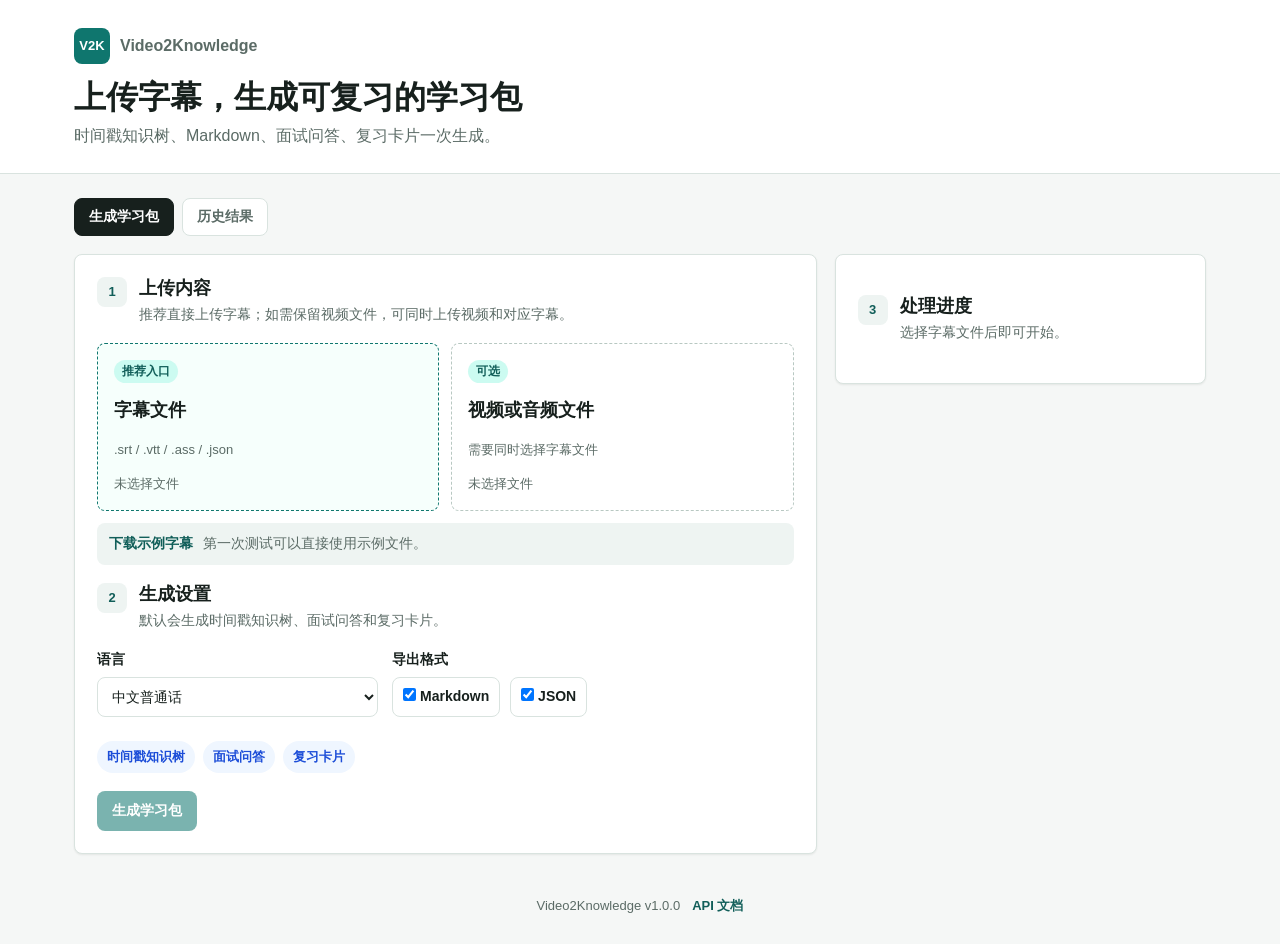
<file: backend/static-ui/index.html>
<!DOCTYPE html>
<html lang="zh-CN">
<head>
<meta charset="UTF-8">
<meta name="viewport" content="width=device-width, initial-scale=1.0">
<title>Video2Knowledge - 字幕学习包生成器</title>
<link rel="stylesheet" href="styles/main.css">
</head>
<body>
<div id="app">
  <header class="app-header">
    <div class="header-content">
      <div class="brand-row">
        <span class="brand-mark">V2K</span>
        <span class="brand-name">Video2Knowledge</span>
      </div>
      <h1>上传字幕，生成可复习的学习包</h1>
      <p class="subtitle">时间戳知识树、Markdown、面试问答、复习卡片一次生成。</p>
    </div>
  </header>

  <main class="app-main">
    <nav class="tabs" aria-label="主要功能">
      <button class="tab-btn active" data-tab="process" type="button">生成学习包</button>
      <button class="tab-btn" data-tab="results" type="button">历史结果</button>
    </nav>

    <section id="tab-process" class="tab-content active">
      <div class="workspace">
        <form id="process-form" class="workspace-panel" enctype="multipart/form-data">
          <div class="section-heading">
            <span class="step-number">1</span>
            <div>
              <h2>上传内容</h2>
              <p>推荐直接上传字幕；如需保留视频文件，可同时上传视频和对应字幕。</p>
            </div>
          </div>

          <div id="error-banner" class="error-banner hidden" role="alert"></div>

          <div class="upload-grid">
            <label class="upload-box primary-upload" for="subtitle-file">
              <input type="file" id="subtitle-file" accept=".srt,.vtt,.ass,.ssa,.json">
              <span class="upload-kicker">推荐入口</span>
              <strong>字幕文件</strong>
              <small>.srt / .vtt / .ass / .json</small>
              <span class="file-name" id="subtitle-file-name">未选择文件</span>
            </label>

            <label class="upload-box" for="media-file">
              <input type="file" id="media-file" accept=".mp4,.mov,.mkv,.avi,.webm,.flv,.mp3,.wav,.m4a,.flac,.aac,.ogg">
              <span class="upload-kicker">可选</span>
              <strong>视频或音频文件</strong>
              <small>需要同时选择字幕文件</small>
              <span class="file-name" id="media-file-name">未选择文件</span>
            </label>
          </div>

          <div class="sample-row">
            <a href="samples/demo_learning_pack.srt" download>下载示例字幕</a>
            <span>第一次测试可以直接使用示例文件。</span>
          </div>

          <div class="section-heading compact">
            <span class="step-number">2</span>
            <div>
              <h2>生成设置</h2>
              <p>默认会生成时间戳知识树、面试问答和复习卡片。</p>
            </div>
          </div>

          <div class="form-row">
            <div class="form-group">
              <label for="language">语言</label>
              <select id="language">
                <option value="auto">自动识别</option>
                <option value="zh" selected>中文普通话</option>
                <option value="yue">粤语</option>
                <option value="en">英语</option>
                <option value="ja">日语</option>
                <option value="ko">韩语</option>
              </select>
            </div>

            <div class="form-group">
              <label>导出格式</label>
              <div class="checkbox-group">
                <label class="checkbox-label">
                  <input type="checkbox" name="export-format" value="markdown" checked> Markdown
                </label>
                <label class="checkbox-label">
                  <input type="checkbox" name="export-format" value="json" checked> JSON
                </label>
              </div>
            </div>
          </div>

          <div class="output-chips" aria-label="生成内容">
            <span>时间戳知识树</span>
            <span>面试问答</span>
            <span>复习卡片</span>
          </div>

          <button type="submit" class="btn btn-primary" id="process-btn" disabled>
            生成学习包
          </button>
        </form>

        <aside class="workflow-panel">
          <div class="section-heading compact">
            <span class="step-number">3</span>
            <div>
              <h2>处理进度</h2>
              <p id="workflow-hint">选择文件后即可开始。</p>
            </div>
          </div>

          <div id="process-progress" class="progress-section hidden">
            <ol class="stepper" aria-label="处理步骤">
              <li class="step-item" id="step-upload">接收文件</li>
              <li class="step-item" id="step-parse">解析字幕</li>
              <li class="step-item" id="step-generate">生成学习包</li>
              <li class="step-item" id="step-done">完成</li>
            </ol>
            <div class="progress-bar-container">
              <div class="progress-bar" id="progress-bar"></div>
            </div>
            <p class="progress-text" id="progress-text">0%</p>
            <p class="progress-status" id="progress-status">等待开始</p>
          </div>
        </aside>
      </div>

      <section id="process-result" class="result-shell hidden">
        <div class="result-header">
          <div>
            <span class="result-kicker">学习包结果</span>
            <h2 id="result-title">处理结果</h2>
          </div>
          <p id="result-meta"></p>
        </div>
        <div id="result-content"></div>
      </section>
    </section>

    <section id="tab-results" class="tab-content">
      <div class="workspace-panel">
        <div class="section-heading">
          <span class="step-number">H</span>
          <div>
            <h2>历史结果</h2>
            <p>查看当前服务最近生成的学习包。</p>
          </div>
        </div>
        <div class="toolbar">
          <button class="btn btn-secondary" id="refresh-tasks" type="button">刷新</button>
          <button class="btn btn-secondary" id="clear-tasks" type="button">清空显示</button>
        </div>
        <div id="task-list" class="task-list"></div>
      </div>
    </section>
  </main>

  <footer class="app-footer">
    <span>Video2Knowledge v1.0.0</span>
    <a href="/docs" target="_blank" rel="noreferrer">API 文档</a>
  </footer>
</div>

<script src="scripts/app.js"></script>
</body>
</html>
</file>
<file: backend/static-ui/styles/main.css>
:root {
    --primary: #0f766e;
    --primary-dark: #115e59;
    --primary-soft: #ccfbf1;
    --accent: #2563eb;
    --success: #15803d;
    --warning: #b45309;
    --danger: #b91c1c;
    --bg: #f5f7f6;
    --surface: #ffffff;
    --surface-muted: #eef4f2;
    --text: #17201d;
    --text-secondary: #5b6b66;
    --border: #d9e3df;
    --border-strong: #b8c8c2;
    --radius: 8px;
    --shadow: 0 1px 2px rgba(20, 35, 31, 0.08);
    --shadow-lg: 0 16px 40px rgba(20, 35, 31, 0.12);
}

* {
    box-sizing: border-box;
    margin: 0;
    padding: 0;
}

body {
    min-height: 100vh;
    background: var(--bg);
    color: var(--text);
    font-family: -apple-system, BlinkMacSystemFont, "Segoe UI", Roboto, "Helvetica Neue", Arial, "Noto Sans SC", sans-serif;
    line-height: 1.55;
}

a {
    color: var(--primary-dark);
    font-weight: 700;
    text-decoration: none;
}

a:hover {
    text-decoration: underline;
}

.app-header {
    background: var(--surface);
    border-bottom: 1px solid var(--border);
}

.header-content {
    max-width: 1180px;
    margin: 0 auto;
    padding: 28px 24px 24px;
}

.brand-row {
    display: flex;
    align-items: center;
    gap: 10px;
    margin-bottom: 14px;
}

.brand-mark {
    display: inline-flex;
    align-items: center;
    justify-content: center;
    width: 36px;
    height: 36px;
    border-radius: var(--radius);
    background: var(--primary);
    color: white;
    font-size: 13px;
    font-weight: 800;
}

.brand-name {
    color: var(--text-secondary);
    font-weight: 700;
}

.header-content h1 {
    max-width: 720px;
    font-size: 32px;
    line-height: 1.2;
    font-weight: 800;
}

.subtitle {
    max-width: 720px;
    margin-top: 8px;
    color: var(--text-secondary);
    font-size: 16px;
}

.app-main {
    max-width: 1180px;
    margin: 0 auto;
    padding: 24px;
}

.tabs {
    display: flex;
    gap: 8px;
    margin-bottom: 18px;
    flex-wrap: wrap;
}

.tab-btn {
    min-height: 38px;
    padding: 8px 14px;
    border: 1px solid var(--border);
    border-radius: var(--radius);
    background: var(--surface);
    color: var(--text-secondary);
    cursor: pointer;
    font-size: 14px;
    font-weight: 700;
}

.tab-btn:hover {
    border-color: var(--border-strong);
    color: var(--text);
}

.tab-btn.active {
    background: var(--text);
    border-color: var(--text);
    color: white;
}

.tab-content {
    display: none;
}

.tab-content.active {
    display: block;
}

.workspace {
    display: grid;
    grid-template-columns: minmax(0, 1.6fr) minmax(300px, 0.8fr);
    gap: 18px;
    align-items: start;
}

.workspace-panel,
.workflow-panel,
.result-shell {
    background: var(--surface);
    border: 1px solid var(--border);
    border-radius: var(--radius);
    box-shadow: var(--shadow);
}

.workspace-panel,
.workflow-panel {
    padding: 22px;
}

.section-heading {
    display: flex;
    align-items: flex-start;
    gap: 12px;
    margin-bottom: 18px;
}

.section-heading.compact {
    margin-top: 18px;
}

.section-heading h2 {
    font-size: 18px;
    line-height: 1.25;
}

.section-heading p {
    margin-top: 4px;
    color: var(--text-secondary);
    font-size: 14px;
}

.step-number {
    display: inline-flex;
    align-items: center;
    justify-content: center;
    flex: 0 0 auto;
    width: 30px;
    height: 30px;
    border-radius: var(--radius);
    background: var(--surface-muted);
    color: var(--primary-dark);
    font-size: 13px;
    font-weight: 800;
}

.error-banner {
    margin-bottom: 14px;
    padding: 10px 12px;
    border: 1px solid #fecaca;
    border-radius: var(--radius);
    background: #fff1f2;
    color: var(--danger);
    font-size: 14px;
    font-weight: 700;
}

.hidden {
    display: none !important;
}

.upload-grid {
    display: grid;
    grid-template-columns: repeat(2, minmax(0, 1fr));
    gap: 12px;
}

.upload-box {
    position: relative;
    display: flex;
    min-height: 168px;
    flex-direction: column;
    justify-content: space-between;
    gap: 8px;
    padding: 16px;
    border: 1px dashed var(--border-strong);
    border-radius: var(--radius);
    background: var(--surface);
    cursor: pointer;
    transition: border-color 0.18s, box-shadow 0.18s, background 0.18s;
}

.upload-box:hover {
    border-color: var(--primary);
    background: #fbfefd;
    box-shadow: var(--shadow);
}

.upload-box input {
    position: absolute;
    inset: 0;
    opacity: 0;
    cursor: pointer;
}

.primary-upload {
    border-color: var(--primary);
    background: #f6fffc;
}

.upload-kicker {
    width: fit-content;
    padding: 2px 8px;
    border-radius: 999px;
    background: var(--primary-soft);
    color: var(--primary-dark);
    font-size: 12px;
    font-weight: 800;
}

.upload-box strong {
    display: block;
    font-size: 18px;
}

.upload-box small {
    color: var(--text-secondary);
    font-size: 13px;
}

.file-name {
    overflow: hidden;
    width: 100%;
    color: var(--text-secondary);
    font-size: 13px;
    text-overflow: ellipsis;
    white-space: nowrap;
}

.sample-row {
    display: flex;
    align-items: center;
    gap: 10px;
    margin-top: 12px;
    padding: 10px 12px;
    border-radius: var(--radius);
    background: var(--surface-muted);
    color: var(--text-secondary);
    font-size: 14px;
    flex-wrap: wrap;
}

.form-row {
    display: grid;
    grid-template-columns: minmax(180px, 0.7fr) minmax(260px, 1fr);
    gap: 14px;
}

.form-group label {
    display: block;
    margin-bottom: 6px;
    color: var(--text);
    font-size: 14px;
    font-weight: 800;
}

.form-group select {
    width: 100%;
    min-height: 40px;
    padding: 8px 10px;
    border: 1px solid var(--border);
    border-radius: var(--radius);
    background: white;
    color: var(--text);
    font-size: 14px;
}

.form-group select:focus {
    border-color: var(--primary);
    box-shadow: 0 0 0 3px rgba(15, 118, 110, 0.12);
    outline: none;
}

.checkbox-group {
    display: flex;
    gap: 10px;
    flex-wrap: wrap;
}

.checkbox-label {
    display: inline-flex;
    align-items: center;
    min-height: 40px;
    gap: 8px;
    padding: 8px 10px;
    border: 1px solid var(--border);
    border-radius: var(--radius);
    background: white;
    cursor: pointer;
    font-size: 14px;
    font-weight: 700;
}

.output-chips {
    display: flex;
    gap: 8px;
    margin: 18px 0;
    flex-wrap: wrap;
}

.output-chips span {
    padding: 6px 10px;
    border-radius: 999px;
    background: #eff6ff;
    color: #1d4ed8;
    font-size: 13px;
    font-weight: 800;
}

.btn {
    display: inline-flex;
    align-items: center;
    justify-content: center;
    min-height: 40px;
    gap: 8px;
    padding: 8px 14px;
    border: 1px solid transparent;
    border-radius: var(--radius);
    cursor: pointer;
    font-size: 14px;
    font-weight: 800;
    transition: background 0.18s, border-color 0.18s, color 0.18s, transform 0.18s;
}

.btn-primary {
    background: var(--primary);
    color: white;
}

.btn-primary:hover:not(:disabled) {
    background: var(--primary-dark);
    transform: translateY(-1px);
}

.btn-secondary {
    border-color: var(--border);
    background: white;
    color: var(--text);
}

.btn-secondary:hover:not(:disabled) {
    border-color: var(--border-strong);
    background: var(--surface-muted);
}

.btn:disabled {
    cursor: not-allowed;
    opacity: 0.55;
}

.progress-section {
    margin-top: 6px;
}

.stepper {
    display: grid;
    gap: 10px;
    margin-bottom: 18px;
    list-style: none;
}

.step-item {
    position: relative;
    min-height: 38px;
    padding: 8px 10px 8px 36px;
    border: 1px solid var(--border);
    border-radius: var(--radius);
    background: white;
    color: var(--text-secondary);
    font-size: 14px;
    font-weight: 800;
}

.step-item::before {
    content: "";
    position: absolute;
    top: 12px;
    left: 12px;
    width: 12px;
    height: 12px;
    border: 2px solid var(--border-strong);
    border-radius: 999px;
    background: white;
}

.step-item.active {
    border-color: var(--accent);
    background: #eff6ff;
    color: #1d4ed8;
}

.step-item.active::before {
    border-color: var(--accent);
}

.step-item.done {
    border-color: #bbf7d0;
    background: #f0fdf4;
    color: var(--success);
}

.step-item.done::before {
    border-color: var(--success);
    background: var(--success);
}

.step-item.error {
    border-color: #fecaca;
    background: #fff1f2;
    color: var(--danger);
}

.step-item.error::before {
    border-color: var(--danger);
}

.progress-bar-container {
    height: 9px;
    overflow: hidden;
    border-radius: 999px;
    background: var(--surface-muted);
}

.progress-bar {
    width: 0%;
    height: 100%;
    border-radius: 999px;
    background: var(--primary);
    transition: width 0.35s ease;
}

.progress-text {
    margin-top: 8px;
    color: var(--text-secondary);
    font-size: 13px;
    font-weight: 800;
}

.progress-status {
    margin-top: 4px;
    color: var(--text);
    font-size: 14px;
}

.result-shell {
    margin-top: 18px;
    padding: 22px;
}

.result-header {
    display: flex;
    align-items: flex-end;
    justify-content: space-between;
    gap: 16px;
    margin-bottom: 18px;
    border-bottom: 1px solid var(--border);
    padding-bottom: 14px;
}

.result-kicker,
.result-label {
    display: inline-flex;
    margin-bottom: 4px;
    color: var(--primary-dark);
    font-size: 12px;
    font-weight: 900;
}

.result-header h2 {
    font-size: 22px;
}

#result-meta {
    color: var(--text-secondary);
    font-size: 13px;
    text-align: right;
}

.result-layout {
    display: grid;
    grid-template-columns: minmax(0, 1.7fr) minmax(240px, 0.8fr);
    gap: 14px;
    align-items: start;
}

.result-main,
.result-side {
    display: grid;
    gap: 14px;
}

.result-panel,
.side-panel {
    border: 1px solid var(--border);
    border-radius: var(--radius);
    background: white;
    padding: 16px;
}

.result-panel-primary {
    border-color: var(--primary);
    box-shadow: 0 0 0 3px rgba(15, 118, 110, 0.08);
}

.result-panel + .result-panel {
    margin-top: 14px;
}

.result-panel-header {
    margin-bottom: 10px;
}

.result-panel h3,
.side-panel h3 {
    font-size: 17px;
}

.knowledge-tree {
    display: grid;
    gap: 10px;
}

.tree-node {
    border-left: 3px solid var(--border-strong);
    padding: 8px 0 8px 12px;
}

.tree-node.root {
    border-left-color: var(--primary);
}

.tree-children {
    display: grid;
    gap: 6px;
    margin-top: 8px;
    margin-left: 10px;
}

.tree-title {
    font-weight: 900;
}

.tree-content {
    margin-top: 4px;
    color: var(--text-secondary);
    font-size: 14px;
}

.timestamp {
    display: inline-flex;
    width: fit-content;
    margin: 6px 0;
    padding: 2px 8px;
    border-radius: 999px;
    background: var(--surface-muted);
    color: var(--primary-dark);
    font-size: 12px;
    font-weight: 900;
}

.keyword-list {
    display: flex;
    gap: 6px;
    flex-wrap: wrap;
}

.keyword-list.compact {
    margin-top: 6px;
}

.keyword-tag {
    display: inline-flex;
    padding: 3px 8px;
    border-radius: 999px;
    background: #f1f5f9;
    color: #334155;
    font-size: 12px;
    font-weight: 800;
}

.statistics {
    display: grid;
    gap: 8px;
}

.stat-card {
    padding: 10px;
    border-radius: var(--radius);
    background: var(--surface-muted);
}

.stat-value {
    color: var(--primary-dark);
    font-size: 22px;
    font-weight: 900;
}

.stat-label {
    color: var(--text-secondary);
    font-size: 12px;
    font-weight: 800;
}

.qa-list,
.flashcard-grid {
    display: grid;
    gap: 10px;
}

.flashcard-grid {
    grid-template-columns: repeat(auto-fit, minmax(240px, 1fr));
}

.qa-item,
.flashcard {
    border: 1px solid var(--border);
    border-radius: var(--radius);
    background: #fbfefd;
    padding: 12px;
}

.qa-question,
.flashcard-front {
    color: var(--text);
    font-weight: 900;
}

.qa-answer,
.flashcard-back {
    margin-top: 6px;
    color: var(--text);
    font-size: 14px;
}

.evidence {
    margin-top: 8px;
    padding-left: 10px;
    border-left: 3px solid var(--border-strong);
    color: var(--text-secondary);
    font-size: 13px;
}

.export-panel {
    margin-top: 14px;
}

.export-actions {
    display: flex;
    gap: 8px;
    margin-bottom: 10px;
    flex-wrap: wrap;
}

.markdown-preview {
    width: 100%;
    min-height: 220px;
    resize: vertical;
    padding: 12px;
    border: 1px solid var(--border);
    border-radius: var(--radius);
    background: #0f172a;
    color: #e2e8f0;
    font-family: "Cascadia Mono", "SFMono-Regular", Consolas, monospace;
    font-size: 13px;
    line-height: 1.55;
}

.toolbar {
    display: flex;
    gap: 8px;
    margin-bottom: 14px;
    flex-wrap: wrap;
}

.task-list {
    display: grid;
    gap: 10px;
}

.task-item {
    display: flex;
    align-items: center;
    justify-content: space-between;
    gap: 12px;
    padding: 12px;
    border: 1px solid var(--border);
    border-radius: var(--radius);
    background: white;
}

.task-info {
    display: grid;
    gap: 4px;
    min-width: 0;
}

.task-info small {
    color: var(--text-secondary);
}

.task-status-badge {
    display: inline-flex;
    width: fit-content;
    padding: 2px 8px;
    border-radius: 999px;
    font-size: 12px;
    font-weight: 900;
}

.status-pending { background: #fef3c7; color: #92400e; }
.status-processing,
.status-downloading { background: #dbeafe; color: #1e40af; }
.status-transcribing,
.status-summarizing { background: #ede9fe; color: #5b21b6; }
.status-completed { background: #dcfce7; color: #166534; }
.status-failed { background: #fee2e2; color: #991b1b; }

.empty-state {
    color: var(--text-secondary);
    font-size: 14px;
}

.error-text {
    color: var(--danger);
}

.app-footer {
    display: flex;
    justify-content: center;
    gap: 12px;
    padding: 18px 24px 28px;
    color: var(--text-secondary);
    font-size: 13px;
}

@media (max-width: 900px) {
    .workspace,
    .result-layout {
        grid-template-columns: 1fr;
    }

    .workflow-panel {
        order: -1;
    }
}

@media (max-width: 640px) {
    .header-content,
    .app-main {
        padding-left: 16px;
        padding-right: 16px;
    }

    .header-content h1 {
        font-size: 25px;
    }

    .upload-grid,
    .form-row {
        grid-template-columns: 1fr;
    }

    .result-header,
    .task-item {
        align-items: flex-start;
        flex-direction: column;
    }

    #result-meta {
        text-align: left;
    }

    .btn {
        width: 100%;
    }

    .export-actions .btn,
    .toolbar .btn {
        width: auto;
    }
}
</file>
